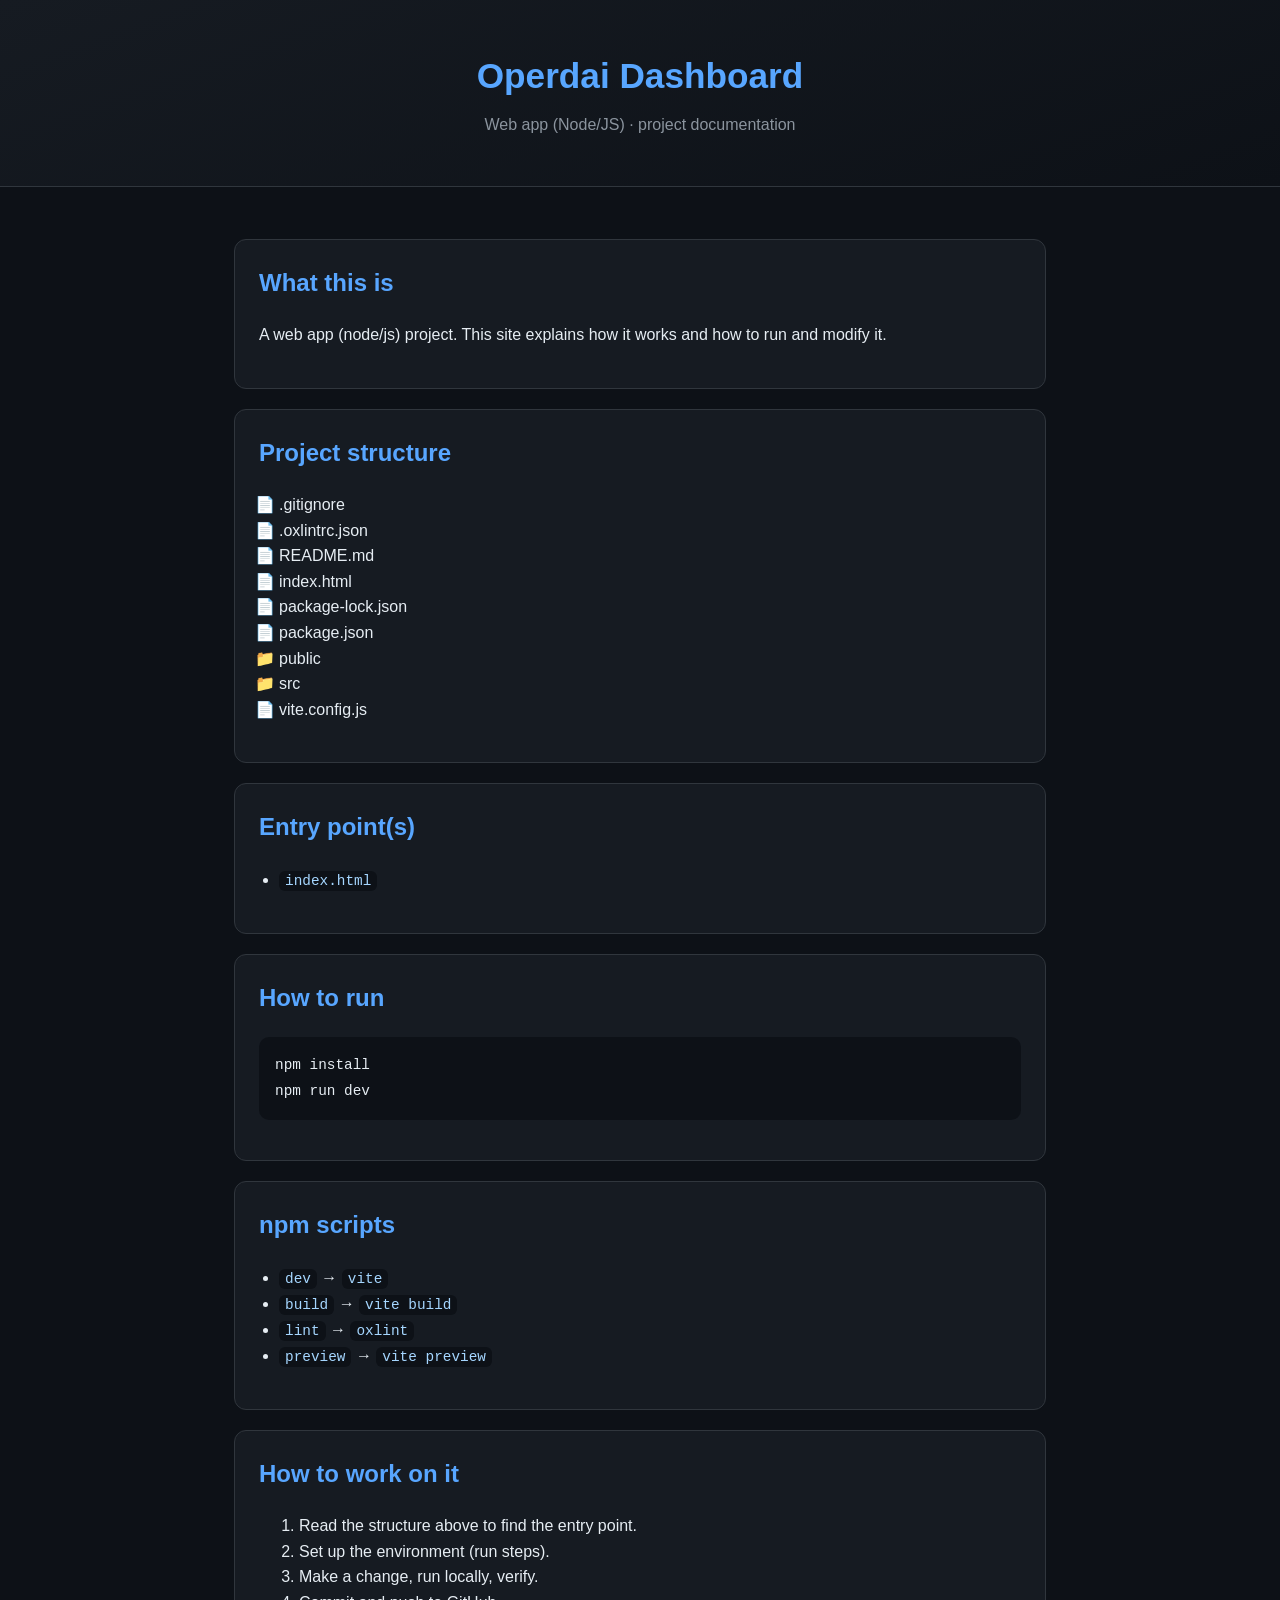
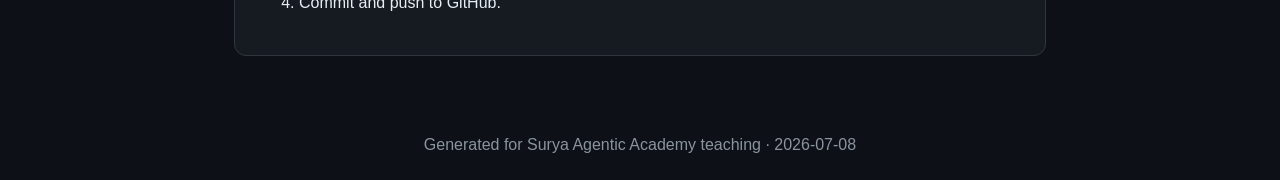
<file: docs/index.html>
<!doctype html>
<html lang="en"><head><meta charset="utf-8">
<meta name="viewport" content="width=device-width, initial-scale=1">
<title>Operdai Dashboard — Docs</title>
<style>
:root{--bg:#0d1117;--card:#161b22;--fg:#e6edf3;--acc:#58a6ff;--mut:#8b949e;--bord:#30363d}
*{box-sizing:border-box}body{margin:0;font:16px/1.6 -apple-system,Segoe UI,Roboto,sans-serif;background:var(--bg);color:var(--fg)}
header{padding:48px 24px;text-align:center;background:linear-gradient(160deg,#161b22,#0d1117);border-bottom:1px solid var(--bord)}
h1{margin:0;font-size:2.2rem;color:var(--acc)}.tag{color:var(--mut);margin-top:8px}
main{max-width:860px;margin:0 auto;padding:32px 24px}
section{background:var(--card);border:1px solid var(--bord);border-radius:12px;padding:24px;margin:20px 0}
h2{color:var(--acc);margin-top:0}code{background:#0d1117;padding:2px 6px;border-radius:6px;color:#a5d6ff;font-size:.9em}
pre{background:#0d1117;padding:16px;border-radius:10px;overflow:auto}pre code{background:none;color:#e6edf3;padding:0}
ul{padding-left:20px}li.dir::marker{content:'📁 '}li.file::marker{content:'📄 '}
footer{text-align:center;color:var(--mut);padding:24px}
a{color:var(--acc)}
</style></head>
<body>
<header><h1>Operdai Dashboard</h1><div class="tag">Web app (Node/JS) · project documentation</div></header>
<main>
<section><h2>What this is</h2><p>A web app (node/js) project. This site explains how it works and how to run and modify it.</p></section>
<section><h2>Project structure</h2><ul><li class='file'>.gitignore</li><li class='file'>.oxlintrc.json</li><li class='file'>README.md</li><li class='file'>index.html</li><li class='file'>package-lock.json</li><li class='file'>package.json</li><li class='dir'>public</li><li class='dir'>src</li><li class='file'>vite.config.js</li></ul></section>
<section><h2>Entry point(s)</h2><ul><li><code>index.html</code></li></ul></section>
<section><h2>How to run</h2><pre><code>npm install
npm run dev</code></pre></section>
<section><h2>npm scripts</h2><ul><li><code>dev</code> → <code>vite</code></li><li><code>build</code> → <code>vite build</code></li><li><code>lint</code> → <code>oxlint</code></li><li><code>preview</code> → <code>vite preview</code></li></ul></section>
<section><h2>How to work on it</h2><ol><li>Read the structure above to find the entry point.</li><li>Set up the environment (run steps).</li><li>Make a change, run locally, verify.</li><li>Commit and push to GitHub.</li></ol></section>

</main>
<footer>Generated for Surya Agentic Academy teaching · 2026-07-08</footer>
</body></html>
</file>
